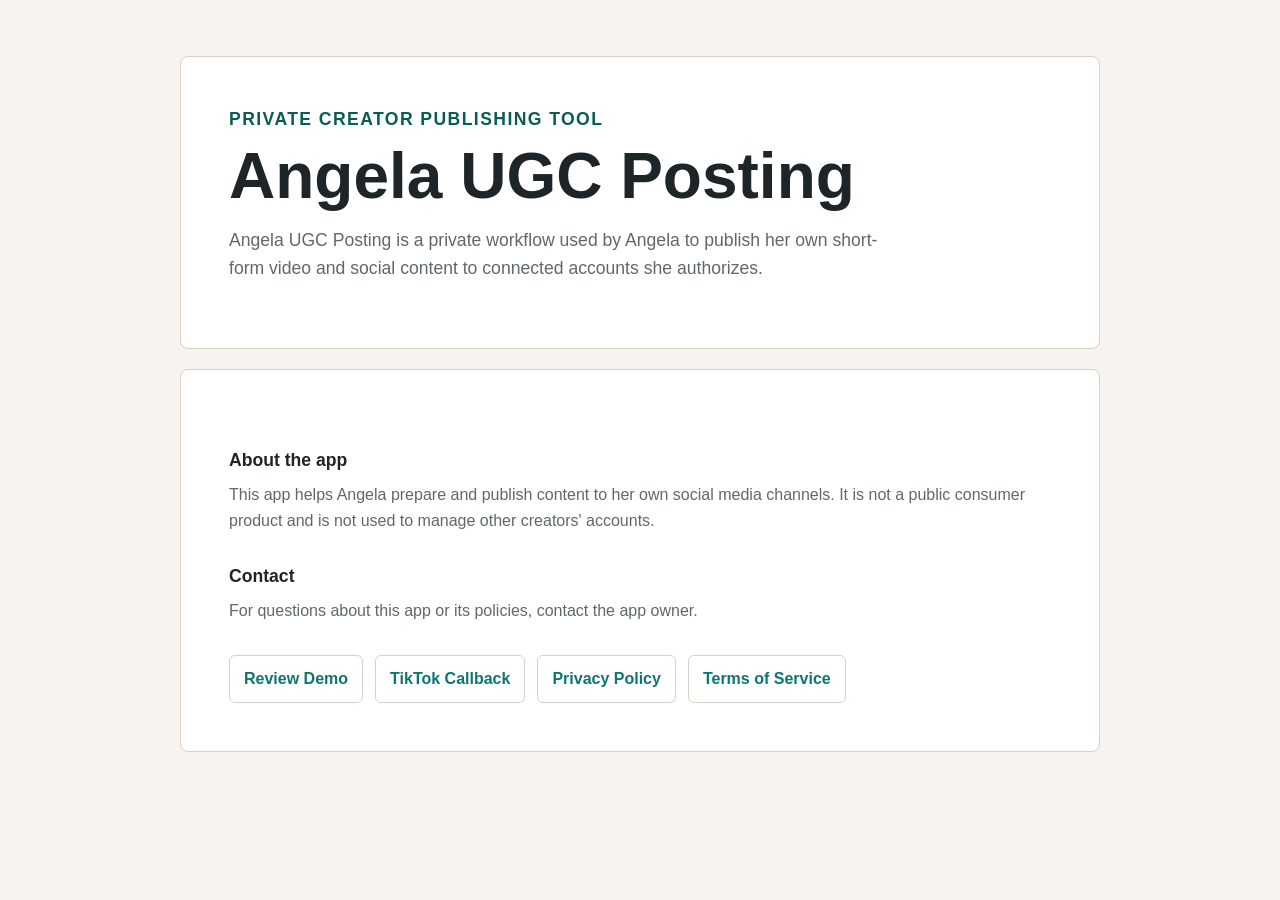
<file: index.html>
<!doctype html>
<html lang="en">
<head>
  <meta charset="utf-8">
  <meta name="viewport" content="width=device-width, initial-scale=1">
  <title>Angela UGC Posting</title>
  <link rel="stylesheet" href="styles.css">
</head>
<body>
  <main class="page">
    <section class="hero">
      <p class="eyebrow">Private creator publishing tool</p>
      <h1>Angela UGC Posting</h1>
      <p>
        Angela UGC Posting is a private workflow used by Angela to publish her
        own short-form video and social content to connected accounts she
        authorizes.
      </p>
    </section>

    <section class="content">
      <h2>About the app</h2>
      <p>
        This app helps Angela prepare and publish content to her own social
        media channels. It is not a public consumer product and is not used to
        manage other creators' accounts.
      </p>

      <h2>Contact</h2>
      <p>
        For questions about this app or its policies, contact the app owner.
      </p>

      <nav class="links" aria-label="Policy links">
        <a href="demo.html">Review Demo</a>
        <a href="callback.html">TikTok Callback</a>
        <a href="privacy.html">Privacy Policy</a>
        <a href="terms.html">Terms of Service</a>
      </nav>
    </section>
  </main>
</body>
</html>
</file>
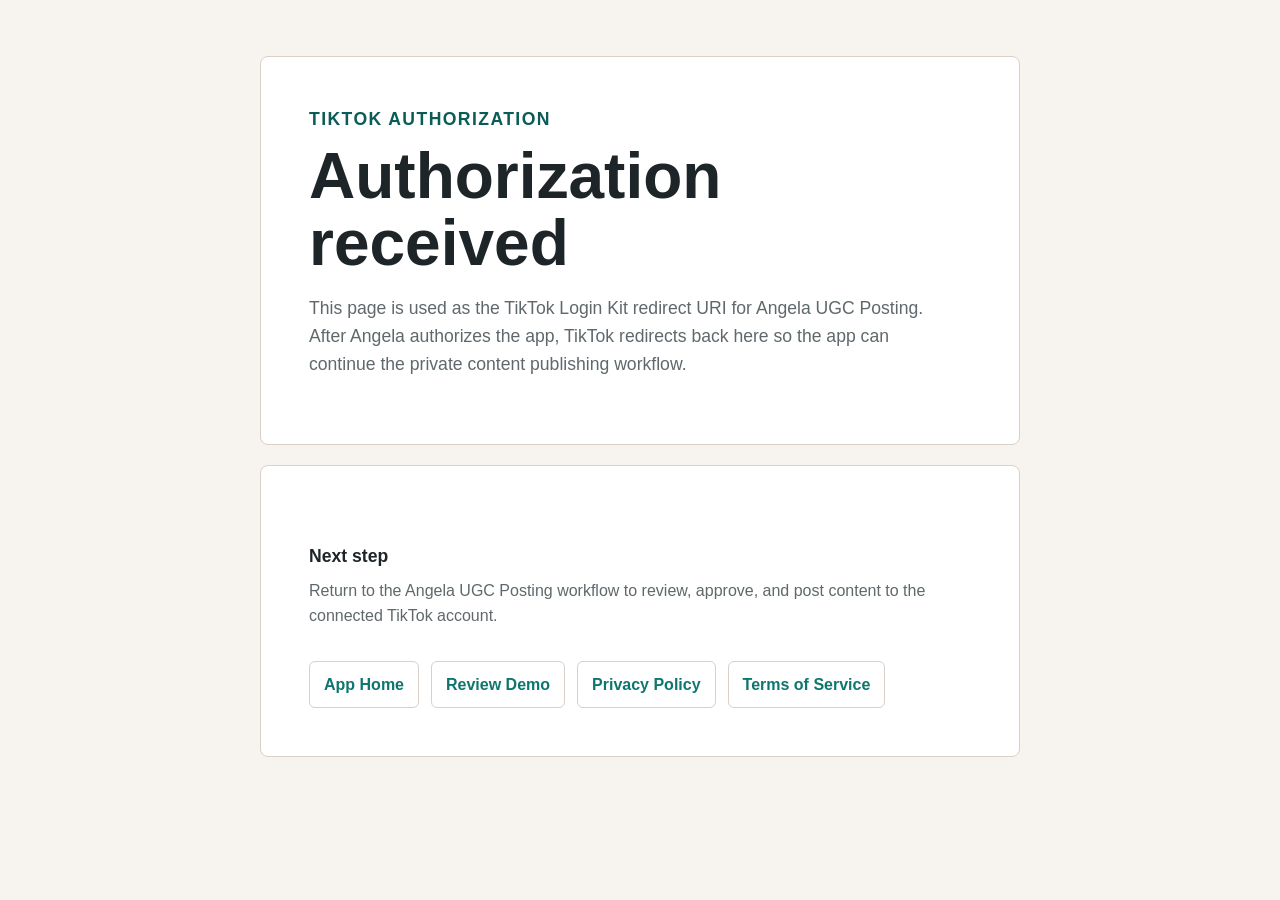
<file: callback.html>
<!doctype html>
<html lang="en">
<head>
  <meta charset="utf-8">
  <meta name="viewport" content="width=device-width, initial-scale=1">
  <title>TikTok Authorization Complete | Angela UGC Posting</title>
  <link rel="stylesheet" href="styles.css">
</head>
<body>
  <main class="page policy">
    <section class="hero">
      <p class="eyebrow">TikTok authorization</p>
      <h1>Authorization received</h1>
      <p>
        This page is used as the TikTok Login Kit redirect URI for Angela UGC
        Posting. After Angela authorizes the app, TikTok redirects back here so
        the app can continue the private content publishing workflow.
      </p>
    </section>

    <section class="content">
      <h2>Next step</h2>
      <p>
        Return to the Angela UGC Posting workflow to review, approve, and post
        content to the connected TikTok account.
      </p>

      <nav class="links" aria-label="Site links">
        <a href="index.html">App Home</a>
        <a href="demo.html">Review Demo</a>
        <a href="privacy.html">Privacy Policy</a>
        <a href="terms.html">Terms of Service</a>
      </nav>
    </section>
  </main>
</body>
</html>
</file>
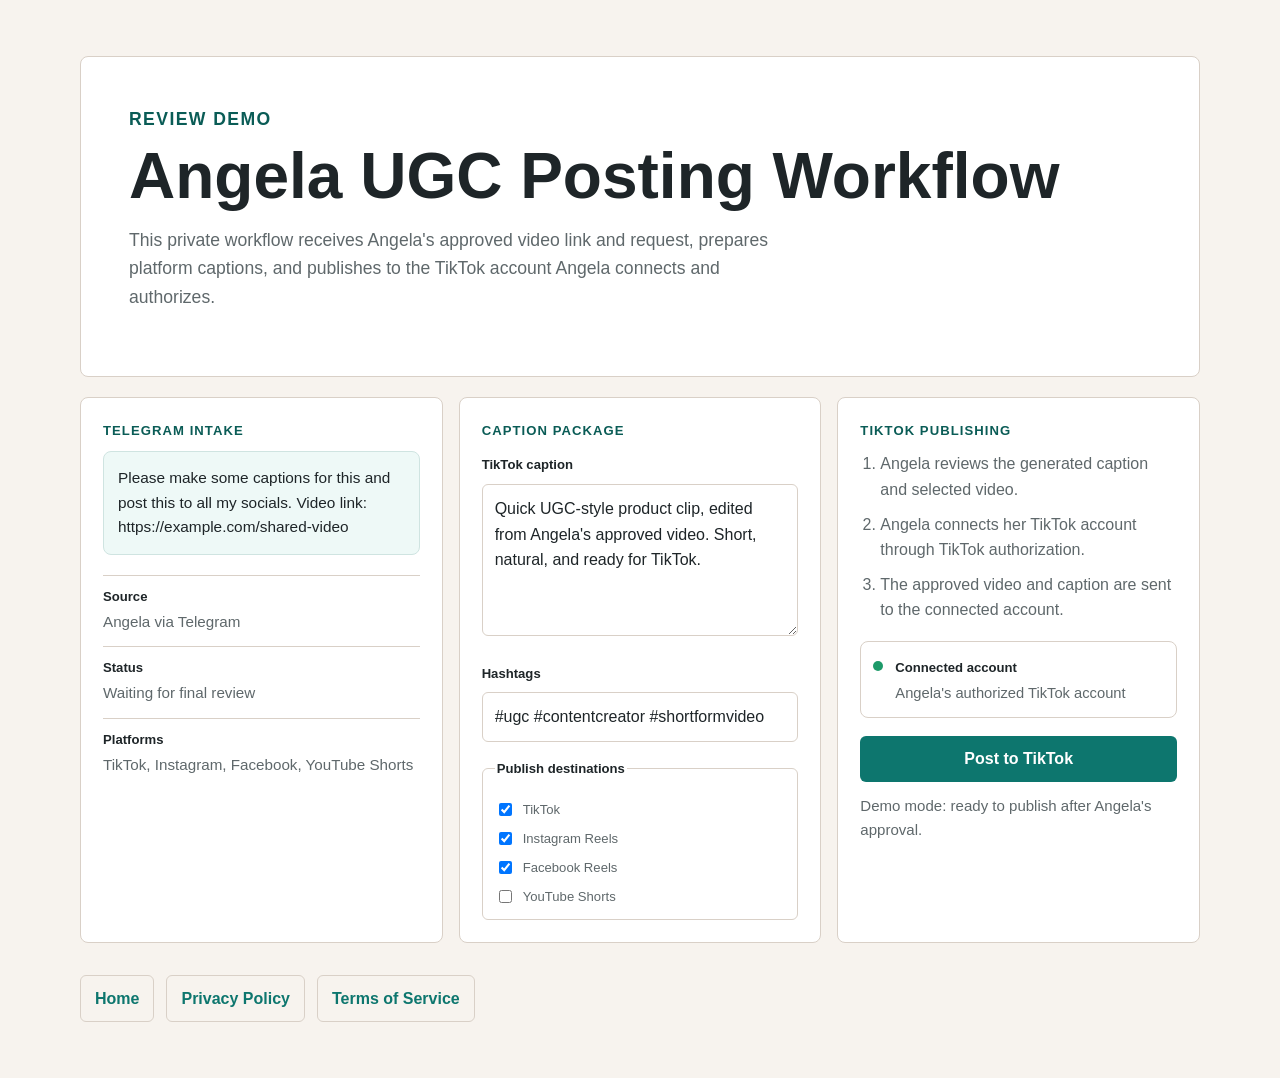
<file: demo.html>
<!doctype html>
<html lang="en">
<head>
  <meta charset="utf-8">
  <meta name="viewport" content="width=device-width, initial-scale=1">
  <title>Workflow Demo | Angela UGC Posting</title>
  <link rel="stylesheet" href="styles.css">
</head>
<body>
  <main class="page demo-page">
    <section class="hero">
      <p class="eyebrow">Review demo</p>
      <h1>Angela UGC Posting Workflow</h1>
      <p>
        This private workflow receives Angela's approved video link and request,
        prepares platform captions, and publishes to the TikTok account Angela
        connects and authorizes.
      </p>
    </section>

    <section class="workflow" aria-label="Posting workflow demo">
      <div class="panel intake">
        <p class="eyebrow">Telegram intake</p>
        <div class="message-bubble">
          Please make some captions for this and post this to all my socials.
          Video link: https://example.com/shared-video
        </div>
        <dl class="meta-list">
          <div>
            <dt>Source</dt>
            <dd>Angela via Telegram</dd>
          </div>
          <div>
            <dt>Status</dt>
            <dd>Waiting for final review</dd>
          </div>
          <div>
            <dt>Platforms</dt>
            <dd>TikTok, Instagram, Facebook, YouTube Shorts</dd>
          </div>
        </dl>
      </div>

      <div class="panel editor">
        <p class="eyebrow">Caption package</p>
        <label for="caption">TikTok caption</label>
        <textarea id="caption" rows="5">Quick UGC-style product clip, edited from Angela's approved video. Short, natural, and ready for TikTok.</textarea>

        <label for="hashtags">Hashtags</label>
        <input id="hashtags" type="text" value="#ugc #contentcreator #shortformvideo">

        <fieldset>
          <legend>Publish destinations</legend>
          <label class="check-row"><input type="checkbox" checked> TikTok</label>
          <label class="check-row"><input type="checkbox" checked> Instagram Reels</label>
          <label class="check-row"><input type="checkbox" checked> Facebook Reels</label>
          <label class="check-row"><input type="checkbox"> YouTube Shorts</label>
        </fieldset>
      </div>

      <div class="panel publish">
        <p class="eyebrow">TikTok publishing</p>
        <ol class="step-list">
          <li>Angela reviews the generated caption and selected video.</li>
          <li>Angela connects her TikTok account through TikTok authorization.</li>
          <li>The approved video and caption are sent to the connected account.</li>
        </ol>

        <div class="account-card">
          <span class="status-dot" aria-hidden="true"></span>
          <div>
            <strong>Connected account</strong>
            <p>Angela's authorized TikTok account</p>
          </div>
        </div>

        <button class="primary-action" type="button" id="publishButton">
          Post to TikTok
        </button>
        <p class="publish-status" id="publishStatus" role="status">
          Demo mode: ready to publish after Angela's approval.
        </p>
      </div>
    </section>

    <nav class="links" aria-label="Site links">
      <a href="index.html">Home</a>
      <a href="privacy.html">Privacy Policy</a>
      <a href="terms.html">Terms of Service</a>
    </nav>
  </main>

  <script>
    const publishButton = document.getElementById('publishButton');
    const publishStatus = document.getElementById('publishStatus');

    publishButton.addEventListener('click', () => {
      publishStatus.textContent = 'Demo complete: the approved TikTok post is queued for the connected account.';
      publishButton.textContent = 'Queued for TikTok';
      publishButton.disabled = true;
    });
  </script>
</body>
</html>
</file>
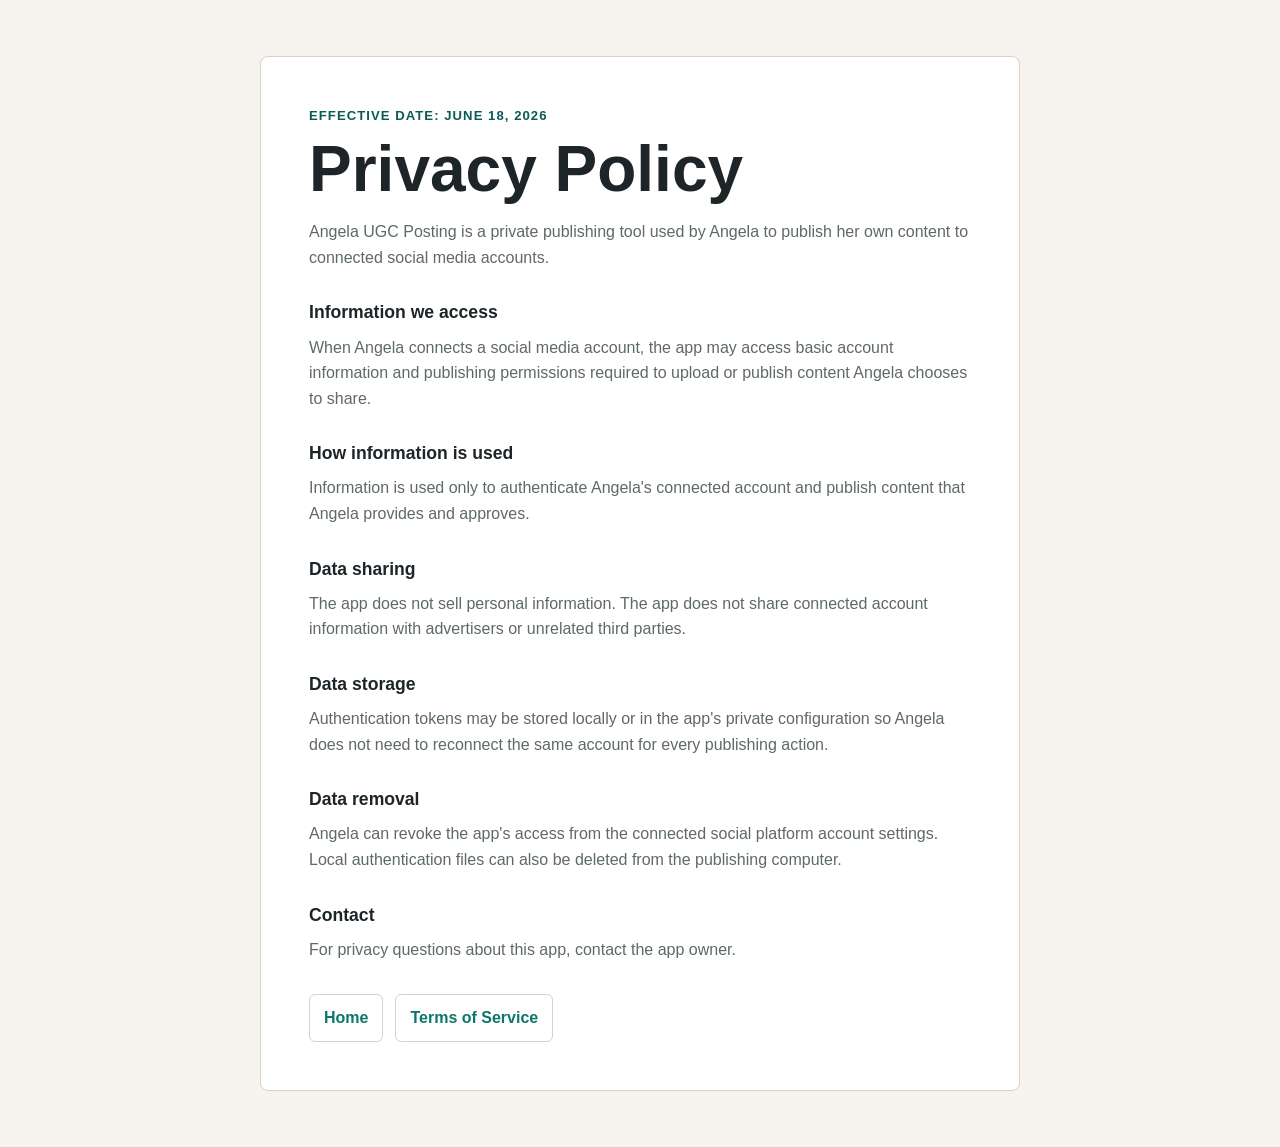
<file: privacy.html>
<!doctype html>
<html lang="en">
<head>
  <meta charset="utf-8">
  <meta name="viewport" content="width=device-width, initial-scale=1">
  <title>Privacy Policy | Angela UGC Posting</title>
  <link rel="stylesheet" href="styles.css">
</head>
<body>
  <main class="page">
    <section class="content policy">
      <p class="eyebrow">Effective date: June 18, 2026</p>
      <h1>Privacy Policy</h1>

      <p>
        Angela UGC Posting is a private publishing tool used by Angela to
        publish her own content to connected social media accounts.
      </p>

      <h2>Information we access</h2>
      <p>
        When Angela connects a social media account, the app may access basic
        account information and publishing permissions required to upload or
        publish content Angela chooses to share.
      </p>

      <h2>How information is used</h2>
      <p>
        Information is used only to authenticate Angela's connected account and
        publish content that Angela provides and approves.
      </p>

      <h2>Data sharing</h2>
      <p>
        The app does not sell personal information. The app does not share
        connected account information with advertisers or unrelated third
        parties.
      </p>

      <h2>Data storage</h2>
      <p>
        Authentication tokens may be stored locally or in the app's private
        configuration so Angela does not need to reconnect the same account for
        every publishing action.
      </p>

      <h2>Data removal</h2>
      <p>
        Angela can revoke the app's access from the connected social platform
        account settings. Local authentication files can also be deleted from
        the publishing computer.
      </p>

      <h2>Contact</h2>
      <p>
        For privacy questions about this app, contact the app owner.
      </p>

      <nav class="links" aria-label="Site links">
        <a href="index.html">Home</a>
        <a href="terms.html">Terms of Service</a>
      </nav>
    </section>
  </main>
</body>
</html>
</file>
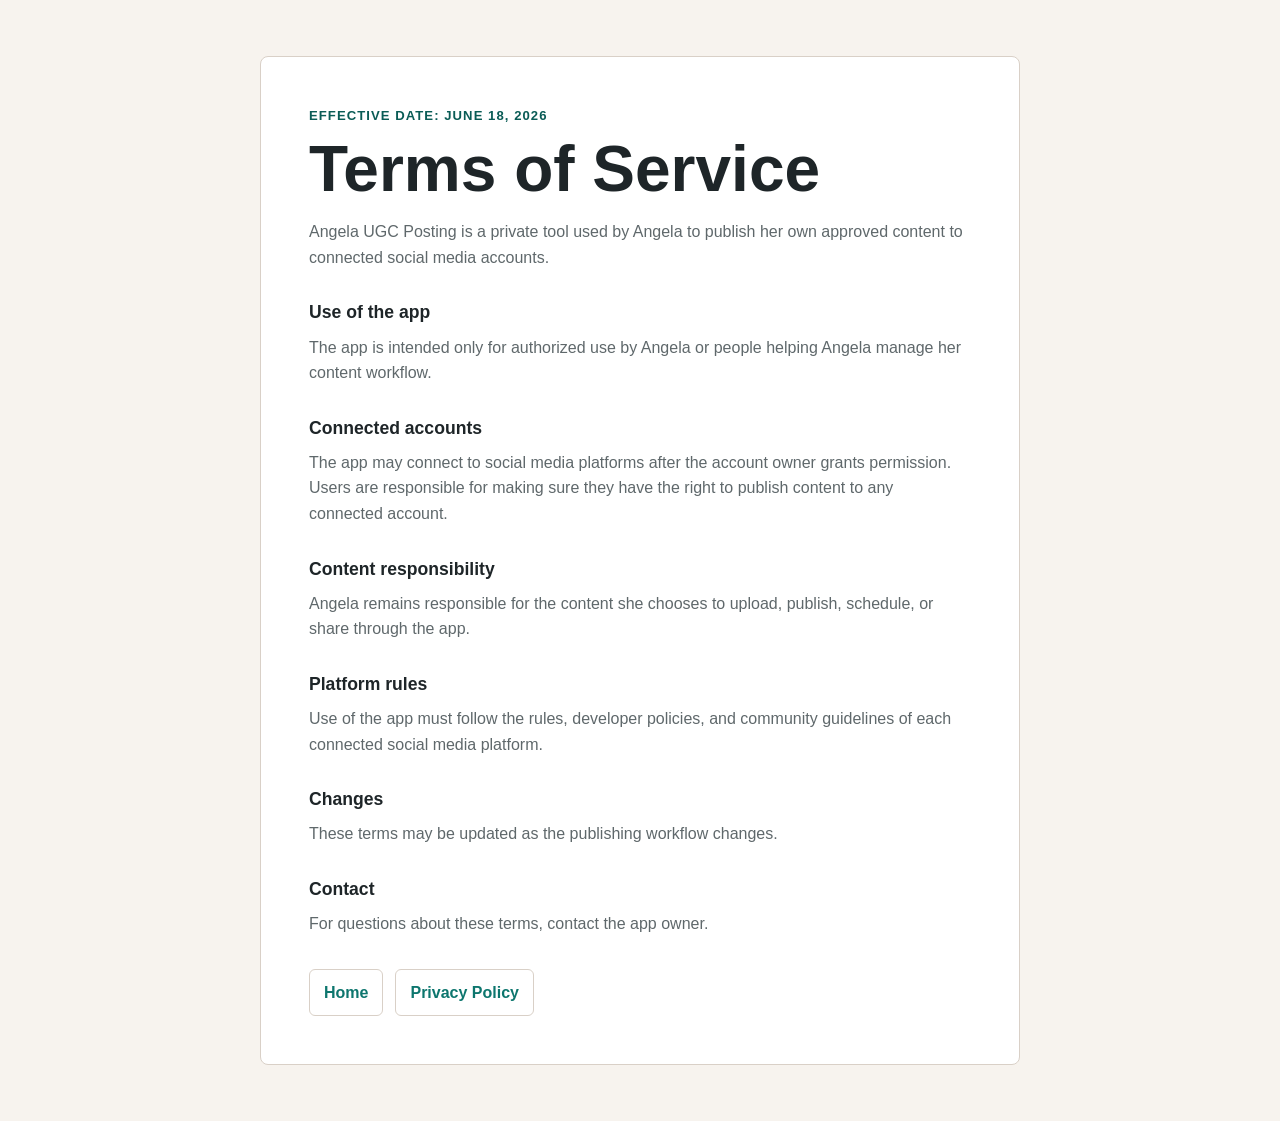
<file: terms.html>
<!doctype html>
<html lang="en">
<head>
  <meta charset="utf-8">
  <meta name="viewport" content="width=device-width, initial-scale=1">
  <title>Terms of Service | Angela UGC Posting</title>
  <link rel="stylesheet" href="styles.css">
</head>
<body>
  <main class="page">
    <section class="content policy">
      <p class="eyebrow">Effective date: June 18, 2026</p>
      <h1>Terms of Service</h1>

      <p>
        Angela UGC Posting is a private tool used by Angela to publish her own
        approved content to connected social media accounts.
      </p>

      <h2>Use of the app</h2>
      <p>
        The app is intended only for authorized use by Angela or people helping
        Angela manage her content workflow.
      </p>

      <h2>Connected accounts</h2>
      <p>
        The app may connect to social media platforms after the account owner
        grants permission. Users are responsible for making sure they have the
        right to publish content to any connected account.
      </p>

      <h2>Content responsibility</h2>
      <p>
        Angela remains responsible for the content she chooses to upload,
        publish, schedule, or share through the app.
      </p>

      <h2>Platform rules</h2>
      <p>
        Use of the app must follow the rules, developer policies, and community
        guidelines of each connected social media platform.
      </p>

      <h2>Changes</h2>
      <p>
        These terms may be updated as the publishing workflow changes.
      </p>

      <h2>Contact</h2>
      <p>
        For questions about these terms, contact the app owner.
      </p>

      <nav class="links" aria-label="Site links">
        <a href="index.html">Home</a>
        <a href="privacy.html">Privacy Policy</a>
      </nav>
    </section>
  </main>
</body>
</html>
</file>
<file: styles.css>
:root {
  color-scheme: light;
  --bg: #f7f3ee;
  --ink: #1e2528;
  --muted: #5f686b;
  --line: #d9d0c7;
  --accent: #0d766e;
  --accent-dark: #0a5c56;
  --panel: #ffffff;
}

* {
  box-sizing: border-box;
}

body {
  margin: 0;
  background: var(--bg);
  color: var(--ink);
  font-family: Arial, Helvetica, sans-serif;
  line-height: 1.6;
}

.page {
  width: min(920px, calc(100% - 32px));
  margin: 0 auto;
  padding: 56px 0;
}

.hero,
.content {
  background: var(--panel);
  border: 1px solid var(--line);
  border-radius: 8px;
  padding: clamp(24px, 5vw, 48px);
}

.hero {
  margin-bottom: 20px;
}

.policy {
  max-width: 760px;
  margin: 0 auto;
}

.eyebrow {
  margin: 0 0 10px;
  color: var(--accent-dark);
  font-size: 0.82rem;
  font-weight: 700;
  letter-spacing: 0.08em;
  text-transform: uppercase;
}

h1,
h2,
p {
  margin-top: 0;
}

h1 {
  margin-bottom: 16px;
  font-size: clamp(2rem, 8vw, 4rem);
  line-height: 1.05;
}

h2 {
  margin: 28px 0 8px;
  font-size: 1.1rem;
}

p {
  color: var(--muted);
  font-size: 1rem;
}

.hero p {
  max-width: 650px;
  font-size: 1.1rem;
}

.links {
  display: flex;
  flex-wrap: wrap;
  gap: 12px;
  margin-top: 32px;
}

a {
  color: var(--accent);
  font-weight: 700;
}

.links a {
  border: 1px solid var(--line);
  border-radius: 6px;
  padding: 10px 14px;
  text-decoration: none;
}

.links a:hover,
.links a:focus {
  border-color: var(--accent);
  color: var(--accent-dark);
}

.demo-page {
  width: min(1120px, calc(100% - 32px));
}

.workflow {
  display: grid;
  grid-template-columns: repeat(3, minmax(0, 1fr));
  gap: 16px;
  margin-bottom: 24px;
}

.panel {
  min-width: 0;
  background: var(--panel);
  border: 1px solid var(--line);
  border-radius: 8px;
  padding: 22px;
}

.message-bubble {
  margin-bottom: 20px;
  border: 1px solid #cfe4e1;
  border-radius: 8px;
  background: #eef9f7;
  color: var(--ink);
  padding: 14px;
  font-size: 0.96rem;
}

.meta-list {
  display: grid;
  gap: 12px;
  margin: 0;
}

.meta-list div {
  border-top: 1px solid var(--line);
  padding-top: 10px;
}

.meta-list dt,
label,
legend,
.account-card strong {
  color: var(--ink);
  font-size: 0.82rem;
  font-weight: 700;
}

.meta-list dd {
  margin: 3px 0 0;
  color: var(--muted);
  font-size: 0.95rem;
}

textarea,
input[type="text"] {
  width: 100%;
  margin: 7px 0 16px;
  border: 1px solid var(--line);
  border-radius: 6px;
  padding: 11px 12px;
  color: var(--ink);
  font: inherit;
  resize: vertical;
}

fieldset {
  margin: 0;
  border: 1px solid var(--line);
  border-radius: 6px;
  padding: 12px;
}

.check-row {
  display: flex;
  gap: 8px;
  align-items: center;
  margin-top: 8px;
  color: var(--muted);
  font-weight: 400;
}

.step-list {
  margin: 0 0 18px;
  padding-left: 20px;
  color: var(--muted);
}

.step-list li {
  margin-bottom: 9px;
}

.account-card {
  display: flex;
  gap: 12px;
  align-items: flex-start;
  margin-bottom: 18px;
  border: 1px solid var(--line);
  border-radius: 8px;
  padding: 12px;
}

.account-card p {
  margin: 2px 0 0;
  font-size: 0.92rem;
}

.status-dot {
  flex: 0 0 auto;
  width: 10px;
  height: 10px;
  margin-top: 7px;
  border-radius: 999px;
  background: #1d9a69;
}

.primary-action {
  width: 100%;
  min-height: 46px;
  border: 0;
  border-radius: 6px;
  background: var(--accent);
  color: #ffffff;
  cursor: pointer;
  font: inherit;
  font-weight: 700;
}

.primary-action:hover,
.primary-action:focus {
  background: var(--accent-dark);
}

.primary-action:disabled {
  cursor: default;
  background: #7a8986;
}

.publish-status {
  margin: 12px 0 0;
  font-size: 0.94rem;
}

@media (max-width: 900px) {
  .workflow {
    grid-template-columns: 1fr;
  }
}
</file>
